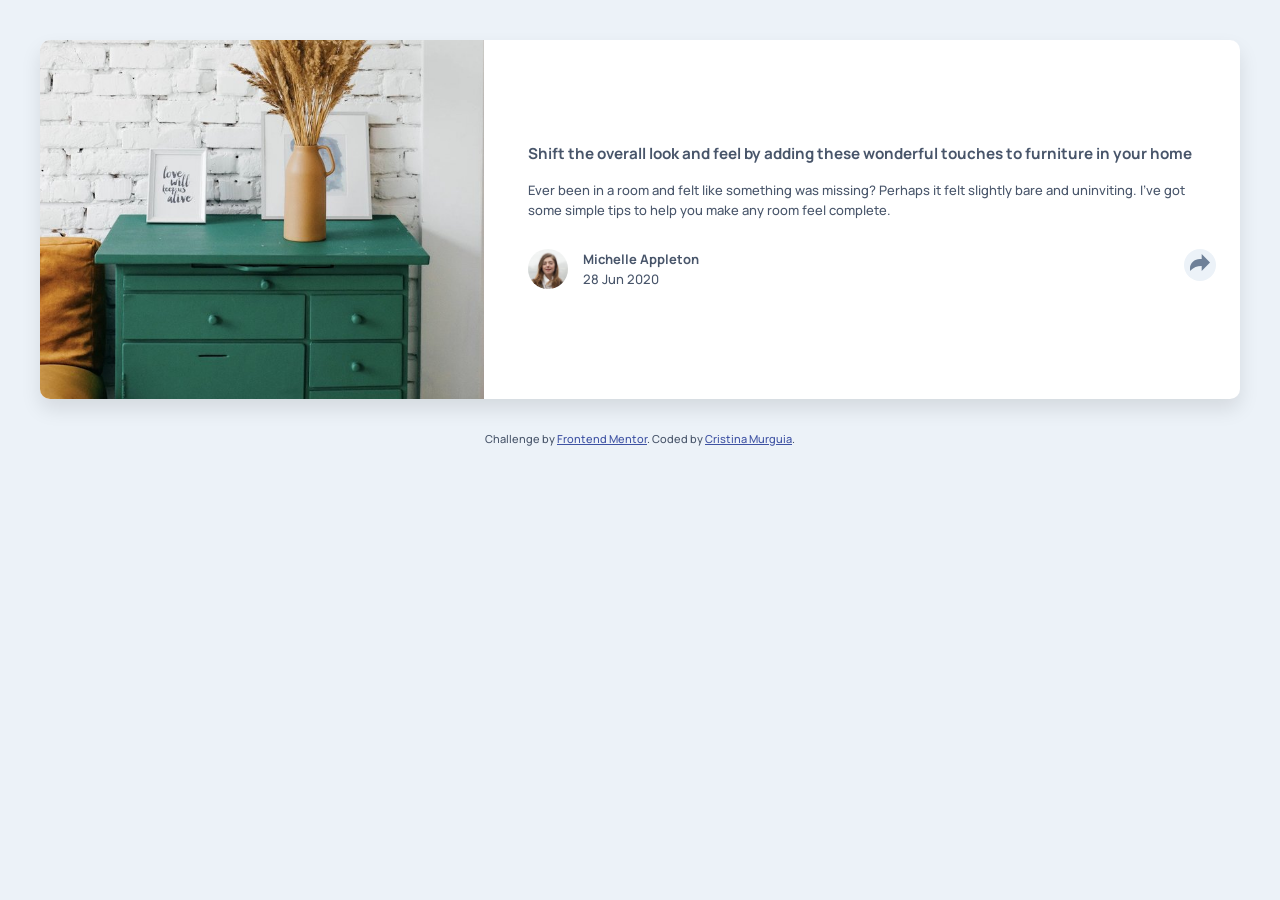
<file: index.html>
<!DOCTYPE html>
<html lang="en">
<head>
  <meta charset="UTF-8">
  <meta name="viewport" content="width=device-width, initial-scale=1.0"> <!-- displays site properly based on user's device -->
  <link rel="preconnect" href="https://fonts.googleapis.com">
  <link rel="preconnect" href="https://fonts.gstatic.com" crossorigin>
  <link href="https://fonts.googleapis.com/css2?family=Manrope:wght@200;500;700&display=swap" rel="stylesheet">
  <link rel="stylesheet" href="./css/style.css">
  <link rel="icon" type="image/png" sizes="32x32" href="./images/favicon-32x32.png">
  

  <title>Frontend Mentor | Article preview component</title>

  
</head>
<body> 
  <main>
    <div class="card-content">
         <div class="card-image">
          <img src="./images/drawers.jpg" alt="drawers">
         </div>          
          <div class="card-text">
            <h3>
                Shift the overall look and feel by adding these wonderful 
                touches to furniture in your home
            </h3>  
            <p class="description">
              Ever been in a room and felt like something was missing? Perhaps it felt slightly bare and
              uninviting. I’ve got some simple tips to help you make any room feel complete.
            </p>

            <div class="card-author" >
              <div>
                <img src="./images/avatar-michelle.jpg" alt="Michelle Avatar" class="avatar">
              </div>
              <div  class="author-info">
                <h4>Michelle Appleton</h4>
                <p>28 Jun 2020</p>
              </div>
              <div class="share">
                <a href="#"><img src="./images/icon-share.svg" alt="Share Icon"></a>
              </div>              
                
            </div>
          </div> 
          
    </div> 
  </main>
  <footer>
    <div class="attribution">
      Challenge by <a href="https://www.frontendmentor.io?ref=challenge" target="_blank">Frontend Mentor</a>. 
      Coded by <a href="#">Cristina Murguia</a>.
    </div>
  </footer>
</body>
</html>
</file>
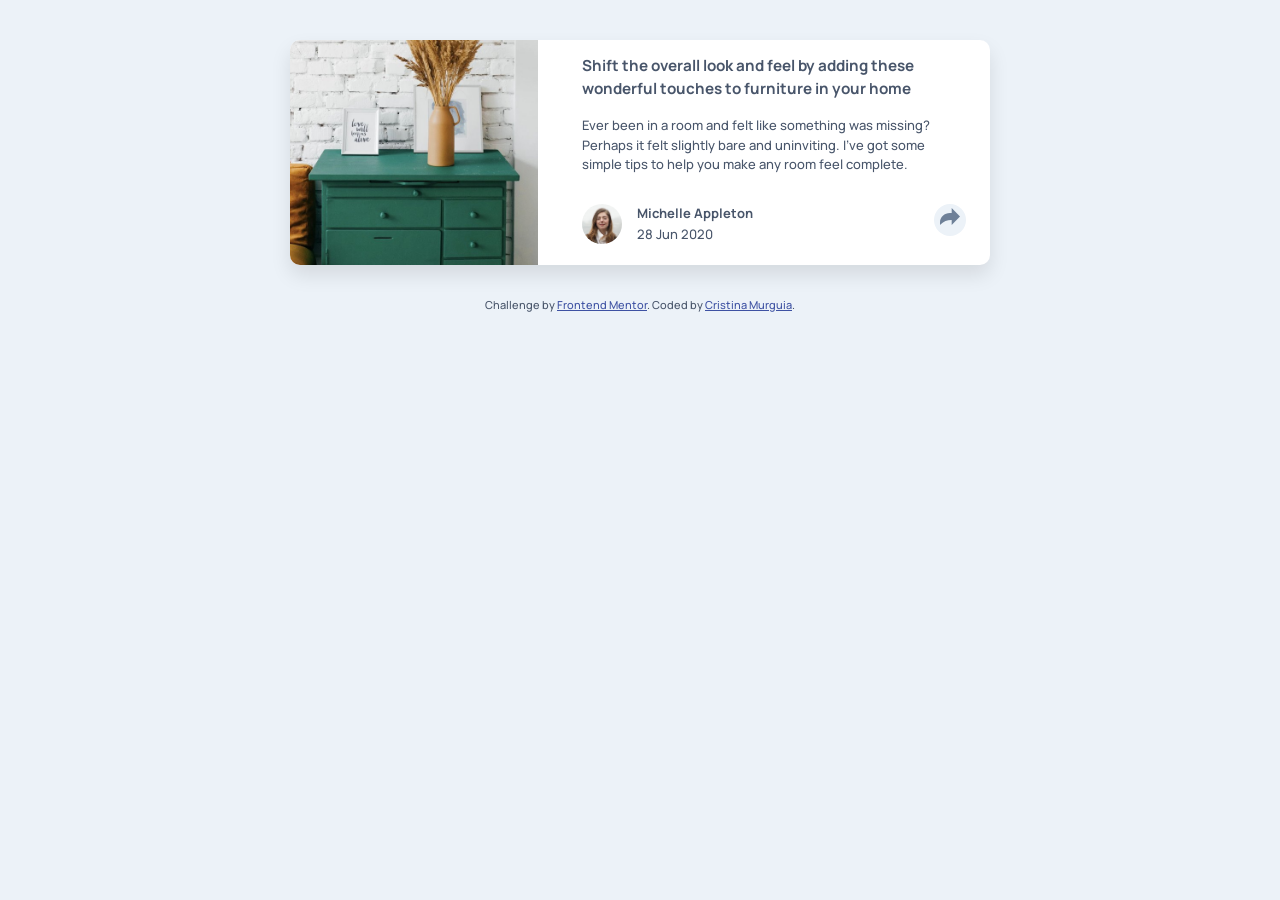
<file: index2.html>
<!DOCTYPE html>
<html lang="en">
<head>
  <meta charset="UTF-8">
  <meta name="viewport" content="width=device-width, initial-scale=1.0"> <!-- displays site properly based on user's device -->
  <link rel="preconnect" href="https://fonts.googleapis.com">
  <link rel="preconnect" href="https://fonts.gstatic.com" crossorigin>
  <link href="https://fonts.googleapis.com/css2?family=Manrope:wght@200;500;700&display=swap" rel="stylesheet">
  <link rel="stylesheet" href="./css/style2.css">
  <link rel="icon" type="image/png" sizes="32x32" href="./images/favicon-32x32.png">
  

  <title>Frontend Mentor | Article preview component</title>

  
</head>
<body> 
  <main>
    <div class="card-content">
         <div class="card-image">
          <img src="./images/drawers.jpg" alt="drawers">
         </div>          
         <div class="card-text">
                <h3>
                    Shift the overall look and feel by adding these wonderful 
                    touches to furniture in your home
                </h3>  
                <p class="description">
                  Ever been in a room and felt like something was missing? Perhaps it felt slightly bare and
                  uninviting. I’ve got some simple tips to help you make any room feel complete.
                </p>

                <div class="card-author" >
                  <div>
                    <img src="./images/avatar-michelle.jpg" alt="Michelle Avatar" class="avatar">
                  </div>
                  <div  class="author-info">
                    <h4>Michelle Appleton</h4>
                    <p>28 Jun 2020</p>
                  </div>
                  <div class="share">
                    <a href="#"><img src="./images/icon-share.svg"  alt="Share Icon"></a>
                  </div>    
                </div>
          </div>
          <div class="social-media">
            <div class="left">
              <p>Share</p>
              <div class="items">
                <a href="#"><img src="./images/icon-facebook.svg"></a>
                <a href="#"><img src="./images/icon-twitter.svg"></a>
                <a href="#"><img src="./images/icon-pinterest.svg"></a>
              </div>
            </div>

            <div class="share-icon">
              <a href="#"><img src="./images/icon-share.svg"></a>
            </div> 
          </div>
          
    </div> 
  </main>
  <script>
  
    const shareBtn = document.querySelector('.share');
    const socialMedia = document.querySelector('.social-media');

      shareBtn.addEventListener('click',()=>{
      socialMedia.classList.toggle('active');
    })
   
  </script>
  <footer>
    <div class="attribution">
      Challenge by <a href="https://www.frontendmentor.io?ref=challenge" target="_blank">Frontend Mentor</a>. 
      Coded by <a href="#">Cristina Murguia</a>.
    </div>
  </footer>
</body>
</html>
</file>
<file: css/style.css>
:root {
  --grayish: hsl(217, 19%, 35%);
  --darkblue: hsl(214, 17%, 51%);
  --blue: hsl(212, 23%, 69%);
  --grayishblue:hsl(210, 46%, 95%);
  --white: hsl(0, 0%, 100%);

}

body {
  font-family: 'Manrope', sans-serif;
  background-color: var(--grayishblue);
  color: var(--grayish);
  display: flex;
  flex-direction: column;
  align-items: center;
  font-size: 13px;
  align-content: space-around ;
  font-weight: 500;
  
}
.card-author .avatar {
  width: 40px;
  height: 40px;
  border-radius: 50%;
  object-fit: cover;
}

.card-content{
  background-color: var(--white);
  justify-content: space-around;
  border-radius: 10px;
  box-shadow: 0px 10px 20px rgba(0, 0, 0, 0.1);
  display: flex;
  flex-direction: column;
  gap: 20px;
  margin: 1rem;
}
.card-author {
  display: flex;
  gap: 15px;
  padding-top: 1rem;
  padding-bottom: 1rem;
  
}
.card-text {
  color: var(--grayish);
  line-height: 1.5;
  padding-left: 1.5rem;
  padding-right: 1.5rem;
  align-content: space-around;
}
.card-author h4,
.card-author p {
  margin: .5px;
}
.author-info{
  display:flex;
  flex-direction: column;
}
.share {
  width: 32px;
  height: 32px;
  display: flex;
  align-items: center;
  justify-content: center;
  background-color: var(--grayishblue);
  border-radius: 50%;
  margin-left: auto;
  cursor: pointer;
 
}
.share:hover {
  transform: scale(1.1);
  transition:0.5s;
}
.share img {
  width: 20px;
  cursor: pointer;
}

.card-image img {
  width: 100%;
  border-top-left-radius: 10px;
  border-top-right-radius: 10px;

}


.attribution { font-size: 11px; text-align: center; }
.attribution a { color: hsl(228, 45%, 44%); }

@media (max-width: 768px) {
  .card-content {
    max-width: 400px;
  }
  .card-text {
    padding: 0 1.5rem;
  }
 
}
@media(min-width: 1024px) {
  .card-content{
    flex-direction: row;
    margin:2rem;
  }
  .card-image img {
    width: 100%;
    height: 100%;
    object-fit: cover;
    border-top-left-radius: 10px;
    border-bottom-left-radius: 10px;
    border-top-right-radius: 0;
    border-bottom-right-radius: 0;
  }
  

  
  
}
</file>
<file: css/style2.css>
:root {
  --grayish: hsl(217, 19%, 35%);
  --darkblue: hsl(214, 17%, 51%);
  --blue: hsl(212, 23%, 69%);
  --grayishblue:hsl(210, 46%, 95%);
  --white: hsl(0, 0%, 100%);

}

body {
  font-family: 'Manrope', sans-serif;
  background-color: var(--grayishblue);
  color: var(--grayish);
  display: flex;
  flex-direction: column;
  justify-content: center;
  align-items: center;
  font-size: 13px;
  align-content: space-around ;
  font-weight: 500;
  
}

/* SMALL SCREENS */
.card-content{
  background-color: var(--white);
  justify-content: space-around;
  border-radius: 10px;
  box-shadow: 0px 10px 20px rgba(0, 0, 0, 0.1);
  display: flex;
  flex-direction: column;
  gap: 20px;
  margin: 1rem;
  position: relative;
}
.card-image img {
  width: 100%;
  border-top-left-radius: 10px;
  border-top-right-radius: 10px;

}
.card-text {
  color: var(--grayish);
  line-height: 1.5;
  padding-left: 1.5rem;
  padding-right: 1.5rem;
  align-content: space-around;
}
.card-author{
  display:none;
}
.author-info{
  display:none;
}
.share{
  display: none;
}
.social-media{
  display: flex;
  align-items: center;
  justify-content: space-between;
  background-color: var(--grayish);
  align-content: space-around;
  border-bottom-left-radius: 10px;
  border-bottom-right-radius: 10px;
  padding: 1rem 2rem;

}
.items{ 
  display: flex;
  gap: 1rem;
  align-items: center;
}

.left{
  display: flex;
  align-items: center;
  gap: 1rem;
  color:var(--white)
}

.share-icon img {
  width: 20px;
  cursor: pointer;
}

.share-icon {
  width: 32px;
  height: 32px;
  display: flex;
  align-items: center;
  justify-content: center;
  background-color: var(--grayishblue);
  border-radius: 50%;
  cursor: pointer;
 
}

.attribution { font-size: 11px; text-align: center; }
.attribution a { color: hsl(228, 45%, 44%); }

/* TABLETS*/
@media (max-width: 768px) {
  .card-content {
    max-width: 400px;
  }
  .card-text {
    padding: 0 1.5rem;
  }
 
}

/*LARGE SCREENS*/
@media(min-width: 1024px) {
  .card-content{
    flex-direction: row;
    margin:2rem;
    max-height: 300px;
    max-width: 700px;
  }
  .card-image img {
    width: 100%;
    height: 100%;
    object-fit: cover;
    border-top-left-radius: 10px;
    border-bottom-left-radius: 10px;
    border-top-right-radius: 0;
    border-bottom-right-radius: 0;
  }
  .author-info{
  display:flex;
  flex-direction: column;
}

.card-author {
  display: flex;
  gap: 15px;
  padding-top: 1rem;
  padding-bottom: 1rem;
  
}
.card-author h4,
.card-author p {
  margin: .5px;
}

.share:hover {
  transform: scale(1.1);
  transition:0.5s;
}
.share img {
  width: 20px;
  cursor: pointer;
}

.share {
  width: 32px;
  height: 32px;
  display: flex;
  align-items: center;
  justify-content: center;
  background-color: var(--grayishblue);
  border-radius: 50%;
  margin-left: auto;
  cursor: pointer;
 
}

.card-author .avatar {
  width: 40px;
  height: 40px;
  border-radius: 50%;
  object-fit: cover;
}

 .social-media {
    position: absolute;
    bottom: 70px;        /* lo sube arriba del botón */
    right: -80px;        /* lo mueve hacia la derecha */
    
    display: flex;
    align-items: center;
    gap: 1rem;

    padding: 1rem 2rem;
    border-radius: 10px;

    background-color: var(--grayish);
    
    opacity: 0;          /* oculto por defecto */
    pointer-events: none;
    transition: 0.3s ease;
  }

  .social-media.active {
    opacity: 1;
    pointer-events: auto;
  }
.social-media::after {
    content: "";
    position: absolute;
    bottom: -10px;
    right: 50%;
    transform: translateX(50%);

    border-width: 10px;
    border-style: solid;
    border-color: var(--grayish) transparent transparent transparent;
  }
  
  
}
</file>
